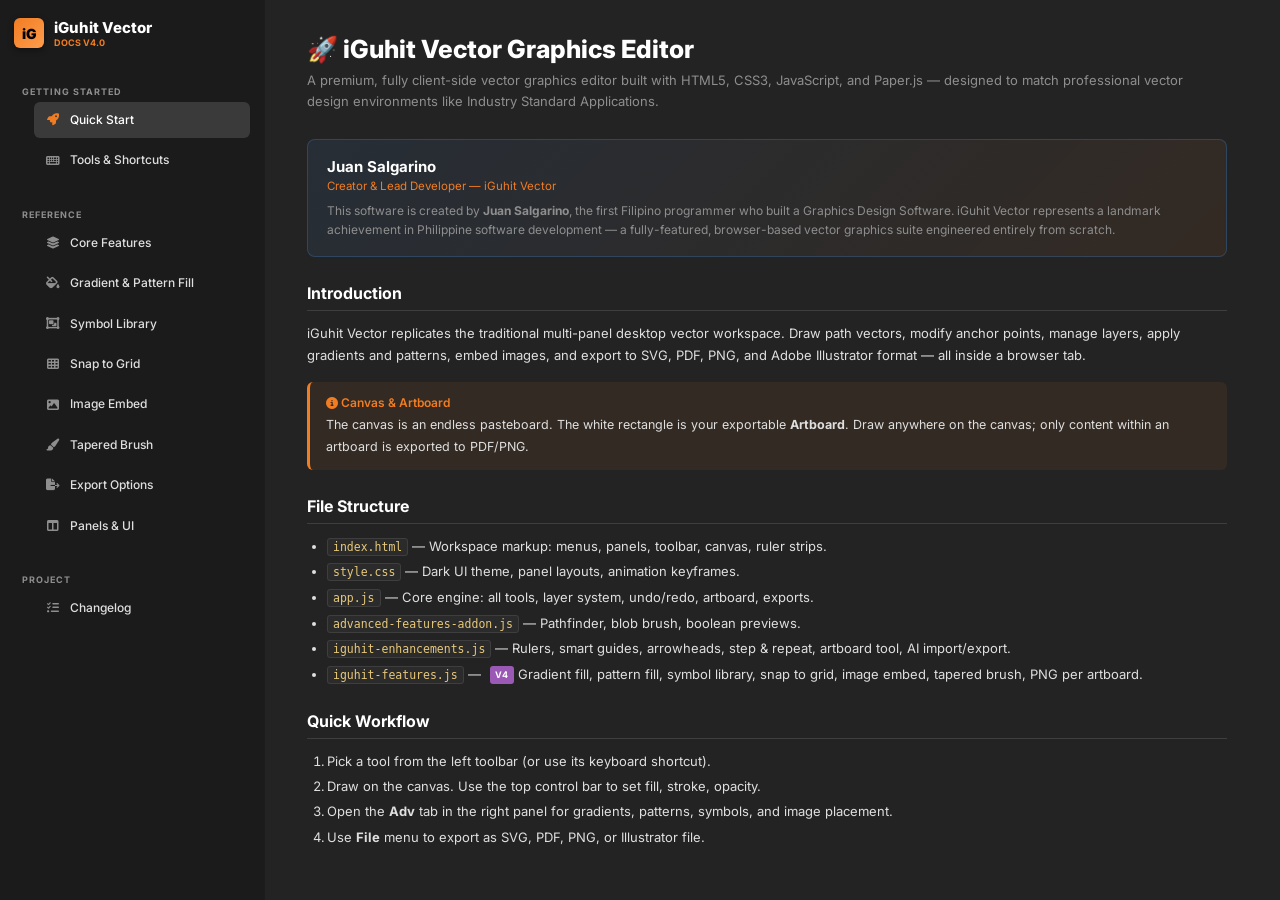
<file: docs.html>
<!DOCTYPE html>
<html lang="en">
<head>
    <meta charset="UTF-8">
    <meta name="viewport" content="width=device-width, initial-scale=1.0">
    <title>iGuhit Vector — Documentation v4.0</title>
    <link href="https://fonts.googleapis.com/css2?family=Inter:wght@300;400;500;600;700;800&display=swap" rel="stylesheet">
    <link rel="stylesheet" href="https://cdnjs.cloudflare.com/ajax/libs/font-awesome/6.4.0/css/all.min.css">
    <style>
        :root {
            --bg-dark: #232323; --bg-darker: #1b1b1b; --bg-panel: #2b2b2b;
            --bg-active: #3a3a3a; --text: #dfdfdf; --muted: #8e8e8e;
            --border: #3e3e3e; --border-dark: #1c1c1c;
            --accent: #f17c22; --accent-blue: #4a90e2; --danger: #d9534f;
            --green: #2ecc71;
        }
        *, *::before, *::after { box-sizing: border-box; margin: 0; padding: 0; }
        body { font-family: 'Inter', system-ui, sans-serif; background: var(--bg-dark); color: var(--text); display: flex; height: 100vh; overflow: hidden; }

        /* ── Sidebar ── */
        .sidebar { width: 265px; background: var(--bg-darker); border-right: 1px solid var(--border-dark); display: flex; flex-direction: column; padding: 18px 14px; flex-shrink: 0; overflow-y: auto; gap: 0; }
        .logo-wrap { display: flex; align-items: center; gap: 10px; margin-bottom: 24px; }
        .logo-icon { background: linear-gradient(135deg,#f17c22,#ff9d4d); color:#000; font-weight:900; font-size:14px; width:30px; height:30px; display:flex; align-items:center; justify-content:center; border-radius:6px; box-shadow:0 2px 6px rgba(0,0,0,.4); }
        .logo-text { font-weight:800; font-size:15px; color:#fff; }
        .logo-sub  { font-size:9px; color:var(--accent); text-transform:uppercase; font-weight:700; }
        .nav-label { font-size:9px; font-weight:700; text-transform:uppercase; letter-spacing:1px; color:var(--muted); padding:14px 8px 5px; }
        .nav-list  { list-style:none; display:flex; flex-direction:column; gap:1px; }
        .nav-item  { padding:8px 11px; border-radius:6px; cursor:pointer; font-size:12px; font-weight:500; color:var(--text); display:flex; align-items:center; gap:9px; transition:all .12s; }
        .nav-item i { font-size:12px; width:16px; text-align:center; color:var(--muted); }
        .nav-item:hover { background:var(--bg-panel); color:#fff; }
        .nav-item:hover i { color:var(--accent); }
        .nav-item.active { background:var(--bg-active); color:#fff; }
        .nav-item.active i { color:var(--accent); }

        /* ── Content ── */
        .content { flex:1; overflow-y:auto; padding:34px 42px; }
        .doc-section { display:none; max-width:920px; }
        .doc-section.active { display:block; }
        h1 { font-size:25px; font-weight:800; color:#fff; margin-bottom:6px; }
        .subtitle { font-size:13px; color:var(--muted); margin-bottom:26px; line-height:1.65; }
        h2 { font-size:16px; font-weight:700; color:#fff; margin:26px 0 11px; border-bottom:1px solid var(--border); padding-bottom:7px; }
        h3 { font-size:13.5px; font-weight:600; color:var(--accent); margin:18px 0 7px; }
        p  { font-size:13px; line-height:1.7; color:var(--text); margin-bottom:11px; }
        ul, ol { padding-left:20px; margin-bottom:13px; }
        li { font-size:13px; line-height:1.7; margin-bottom:3px; }
        code { background:var(--bg-panel); border:1px solid var(--border); border-radius:3px; padding:1px 5px; font-size:11.5px; font-family:monospace; color:#e8c97a; }
        a  { color:var(--accent); text-decoration:none; }
        a:hover { text-decoration:underline; }

        /* Alerts */
        .alert { border-radius:6px; padding:13px 16px; margin:16px 0; border-left:3px solid var(--accent); background:rgba(241,124,34,.07); }
        .alert h4 { font-size:12px; font-weight:600; color:var(--accent); margin-bottom:4px; }
        .alert p  { margin:0; font-size:12.5px; }
        .alert.blue { border-left-color:var(--accent-blue); background:rgba(74,144,226,.07); }
        .alert.blue h4 { color:var(--accent-blue); }
        .alert.green { border-left-color:var(--green); background:rgba(46,204,113,.07); }
        .alert.green h4 { color:var(--green); }

        /* Badges */
        .kbd { display:inline-flex; align-items:center; background:var(--bg-panel); border:1px solid var(--border); border-radius:4px; padding:1px 6px; font-size:10px; font-weight:600; color:#fff; font-family:monospace; box-shadow:0 1px 0 var(--border-dark); }
        .badge { display:inline-block; font-size:9px; font-weight:700; padding:1px 5px; border-radius:3px; text-transform:uppercase; letter-spacing:.5px; margin-left:5px; vertical-align:middle; }
        .badge.new  { background:var(--accent); color:#000; }
        .badge.fix  { background:var(--accent-blue); color:#fff; }
        .badge.v4   { background:#9b59b6; color:#fff; }

        /* Tables */
        .tbl { width:100%; border-collapse:collapse; margin:14px 0; font-size:12.5px; }
        .tbl thead tr { background:var(--bg-panel); }
        .tbl th { padding:9px 11px; text-align:left; color:var(--muted); font-size:10.5px; font-weight:600; text-transform:uppercase; letter-spacing:.4px; border-bottom:1px solid var(--border); }
        .tbl td { padding:9px 11px; border-bottom:1px solid var(--border-dark); vertical-align:top; }
        .tbl tr:hover td { background:rgba(255,255,255,.02); }
        .tbl td:first-child { color:var(--accent); font-size:16px; text-align:center; width:48px; }

        /* Feature grid */
        .feat-grid { display:grid; grid-template-columns:1fr 1fr; gap:16px; margin:20px 0; }
        .feat-card { background:var(--bg-darker); border:1px solid var(--border-dark); padding:16px; border-radius:8px; transition:border-color .15s; }
        .feat-card:hover { border-color:var(--border); }
        .feat-card i { font-size:20px; color:var(--accent); margin-bottom:8px; display:block; }
        .feat-card h4 { font-size:13px; font-weight:600; color:#fff; margin-bottom:6px; }
        .feat-card p  { font-size:11.5px; line-height:1.55; color:var(--muted); margin:0; }

        /* Dev log */
        .log-list { list-style:none; display:flex; flex-direction:column; gap:7px; margin:14px 0; }
        .log-item { display:flex; align-items:flex-start; gap:11px; padding:11px 13px; background:var(--bg-darker); border:1px solid var(--border-dark); border-radius:7px; }
        .log-icon { font-size:15px; flex-shrink:0; margin-top:1px; }
        .log-icon.done  { color:var(--green); }
        .log-icon.new   { color:var(--accent); }
        .log-icon.fix   { color:var(--accent-blue); }
        .log-body { display:flex; flex-direction:column; gap:2px; }
        .log-title { font-size:12.5px; font-weight:600; color:#fff; }
        .log-desc  { font-size:11px; color:var(--muted); line-height:1.5; }

        /* Credit box */
        .credit { background:linear-gradient(135deg,rgba(74,144,226,.1),rgba(241,124,34,.08)); border:1px solid rgba(74,144,226,.25); border-radius:8px; padding:17px 19px; margin:18px 0; }
        .credit .name  { font-size:15px; font-weight:700; color:#fff; }
        .credit .title { font-size:11.5px; color:var(--accent); margin-top:3px; }
        .credit .desc  { font-size:12px; color:var(--muted); margin-top:8px; line-height:1.6; }

        /* Scrollbar */
        ::-webkit-scrollbar { width:6px; } ::-webkit-scrollbar-track { background:var(--bg-darker); } ::-webkit-scrollbar-thumb { background:#444; border-radius:3px; }
    </style>
</head>
<body>
<nav class="sidebar">
    <div class="logo-wrap">
        <div class="logo-icon">iG</div>
        <div><div class="logo-text">iGuhit Vector</div><div class="logo-sub">Docs v4.0</div></div>
    </div>

    <div class="nav-label">Getting Started</div>
    <ul class="nav-list">
        <li class="nav-item active" onclick="go('quickstart')"><i class="fa-solid fa-rocket"></i> Quick Start</li>
        <li class="nav-item" onclick="go('shortcuts')"><i class="fa-solid fa-keyboard"></i> Tools &amp; Shortcuts</li>
    </ul>

    <div class="nav-label">Reference</div>
    <ul class="nav-list">
        <li class="nav-item" onclick="go('core')"><i class="fa-solid fa-layer-group"></i> Core Features</li>
        <li class="nav-item" onclick="go('fills')"><i class="fa-solid fa-fill-drip"></i> Gradient &amp; Pattern Fill</li>
        <li class="nav-item" onclick="go('symbols')"><i class="fa-solid fa-object-group"></i> Symbol Library</li>
        <li class="nav-item" onclick="go('grid')"><i class="fa-solid fa-table-cells"></i> Snap to Grid</li>
        <li class="nav-item" onclick="go('image')"><i class="fa-solid fa-image"></i> Image Embed</li>
        <li class="nav-item" onclick="go('tapered')"><i class="fa-solid fa-paintbrush"></i> Tapered Brush</li>
        <li class="nav-item" onclick="go('export')"><i class="fa-solid fa-file-export"></i> Export Options</li>
        <li class="nav-item" onclick="go('panels')"><i class="fa-solid fa-table-columns"></i> Panels &amp; UI</li>
    </ul>

    <div class="nav-label">Project</div>
    <ul class="nav-list">
        <li class="nav-item" onclick="go('changelog')"><i class="fa-solid fa-list-check"></i> Changelog</li>
    </ul>
</nav>

<div class="content">

<!-- ═══════════════════════ QUICK START ═══════════════════════ -->
<section id="quickstart" class="doc-section active">
    <h1>🚀 iGuhit Vector Graphics Editor</h1>
    <p class="subtitle">A premium, fully client-side vector graphics editor built with HTML5, CSS3, JavaScript, and Paper.js — designed to match professional vector design environments like Industry Standard Applications.</p>

    <div class="credit">
        <div class="name">Juan Salgarino</div>
        <div class="title">Creator &amp; Lead Developer — iGuhit Vector</div>
        <div class="desc">This software is created by <strong>Juan Salgarino</strong>, the first Filipino programmer who built a Graphics Design Software. iGuhit Vector represents a landmark achievement in Philippine software development — a fully-featured, browser-based vector graphics suite engineered entirely from scratch.</div>
    </div>

    <h2>Introduction</h2>
    <p>iGuhit Vector replicates the traditional multi-panel desktop vector workspace. Draw path vectors, modify anchor points, manage layers, apply gradients and patterns, embed images, and export to SVG, PDF, PNG, and Adobe Illustrator format — all inside a browser tab.</p>

    <div class="alert">
        <h4><i class="fa-solid fa-circle-info"></i> Canvas &amp; Artboard</h4>
        <p>The canvas is an endless pasteboard. The white rectangle is your exportable <strong>Artboard</strong>. Draw anywhere on the canvas; only content within an artboard is exported to PDF/PNG.</p>
    </div>

    <h2>File Structure</h2>
    <ul>
        <li><code>index.html</code> — Workspace markup: menus, panels, toolbar, canvas, ruler strips.</li>
        <li><code>style.css</code> — Dark UI theme, panel layouts, animation keyframes.</li>
        <li><code>app.js</code> — Core engine: all tools, layer system, undo/redo, artboard, exports.</li>
        <li><code>advanced-features-addon.js</code> — Pathfinder, blob brush, boolean previews.</li>
        <li><code>iguhit-enhancements.js</code> — Rulers, smart guides, arrowheads, step &amp; repeat, artboard tool, AI import/export.</li>
        <li><code>iguhit-features.js</code> — <span class="badge v4">v4</span> Gradient fill, pattern fill, symbol library, snap to grid, image embed, tapered brush, PNG per artboard.</li>
    </ul>

    <h2>Quick Workflow</h2>
    <ol>
        <li>Pick a tool from the left toolbar (or use its keyboard shortcut).</li>
        <li>Draw on the canvas. Use the top control bar to set fill, stroke, opacity.</li>
        <li>Open the <strong>Adv</strong> tab in the right panel for gradients, patterns, symbols, and image placement.</li>
        <li>Use <strong>File</strong> menu to export as SVG, PDF, PNG, or Illustrator file.</li>
    </ol>
</section>

<!-- ═══════════════════════ TOOLS & SHORTCUTS ═══════════════════════ -->
<section id="shortcuts" class="doc-section">
    <h1>🛠️ Tools &amp; Keyboard Shortcuts</h1>
    <p class="subtitle">Every tool in the left toolbar, with its keyboard shortcut and description.</p>

    <table class="tbl">
        <thead><tr><th>Icon</th><th>Tool</th><th>Shortcut</th><th>Description</th></tr></thead>
        <tbody>
            <tr><td><i class="fa-solid fa-arrow-pointer"></i></td><td><strong>Selection Tool</strong></td><td><span class="kbd">V</span></td><td>Click to select. Drag handles to scale. Drag outside handles to rotate. Drag empty canvas to marquee-select.</td></tr>
            <tr><td><i class="fa-solid fa-location-arrow" style="transform:rotate(-45deg)"></i></td><td><strong>Direct Selection</strong></td><td><span class="kbd">A</span></td><td>Select and drag individual anchor points and Bezier handles. Segment type buttons appear in the control bar: Smooth, Corner, Handle In, Handle Out.</td></tr>
            <tr><td><i class="fa-solid fa-crop-alt"></i></td><td><strong>Artboard Tool</strong></td><td><span class="kbd">Shift+A</span></td><td>Click an artboard to select it (turns orange). Drag to reposition — all content inside moves with it. Resize via W/H inputs in the control bar. Delete key removes secondary artboards.</td></tr>
            <tr><td><i class="fa-solid fa-pen-nib"></i></td><td><strong>Pen Tool</strong></td><td><span class="kbd">P</span></td><td>Click to place corners. Drag to pull Bezier handles. Click first anchor to close. Enter/Escape to finish open path.</td></tr>
            <tr><td><i class="fa-solid fa-font"></i></td><td><strong>Type Tool</strong></td><td><span class="kbd">T</span></td><td>Click canvas to place text. Font family, size, weight, and style appear in the control bar. Selecting existing text syncs all controls.</td></tr>
            <tr><td><i class="fa-solid fa-slash"></i></td><td><strong>Line Tool</strong></td><td><span class="kbd">\</span></td><td>Click and drag to draw a straight line segment.</td></tr>
            <tr><td><i class="fa-regular fa-square"></i></td><td><strong>Rectangle Tool</strong></td><td><span class="kbd">M</span></td><td>Drag to draw. Shift = square. Click to open dimension dialog. Corner radius inputs appear in control bar for per-corner rounding.</td></tr>
            <tr><td><i class="fa-regular fa-circle"></i></td><td><strong>Ellipse Tool</strong></td><td><span class="kbd">L</span></td><td>Drag to draw. Shift = perfect circle. Click to open dimension dialog.</td></tr>
            <tr><td><i class="fa-solid fa-pencil"></i></td><td><strong>Pencil / Brush</strong></td><td><span class="kbd">B</span></td><td>Freehand drawing. Path is smoothed automatically on release.</td></tr>
            <tr><td><i class="fa-solid fa-paintbrush"></i></td><td><strong>Tapered Brush</strong> <span class="badge new">v4</span></td><td><span class="kbd">Shift+B</span></td><td>Draw freehand strokes that taper from your stroke width to a fine point. Converts to a filled vector shape on release — fully scalable, no rasterization.</td></tr>
            <tr><td><i class="fa-solid fa-eraser"></i></td><td><strong>Eraser Tool</strong></td><td><span class="kbd">Shift+E</span></td><td>Drag over paths to erase or carve them. Works reliably for any number of operations.</td></tr>
            <tr><td><i class="fa-solid fa-arrows-rotate"></i></td><td><strong>Rotate Tool</strong></td><td><span class="kbd">R</span></td><td>Drag around the center pivot to rotate. Or enter an angle in the Properties panel and click Rotate.</td></tr>
            <tr><td><i class="fa-solid fa-diagram-project"></i></td><td><strong>Shape Builder</strong></td><td><span class="kbd">Shift+M</span></td><td>Drag over overlapping selected paths to merge them into a united shape.</td></tr>
            <tr><td><i class="fa-regular fa-hand"></i></td><td><strong>Hand Tool</strong></td><td><span class="kbd">H</span> / <span class="kbd">Space</span></td><td>Pan the canvas. Hold Space from any tool to pan temporarily.</td></tr>
            <tr><td><i class="fa-solid fa-magnifying-glass"></i></td><td><strong>Zoom Tool</strong></td><td><span class="kbd">Z</span></td><td>Click to zoom in. Alt+click to zoom out. Drag right/left for dynamic zoom.</td></tr>
        </tbody>
    </table>

    <h2>General Keyboard Shortcuts</h2>
    <table class="tbl">
        <thead><tr><th style="width:auto;">Keys</th><th>Action</th></tr></thead>
        <tbody>
            <tr><td style="text-align:left;font-size:12px;"><span class="kbd">Ctrl+Z</span></td><td>Undo</td></tr>
            <tr><td style="text-align:left;font-size:12px;"><span class="kbd">Ctrl+Y</span></td><td>Redo</td></tr>
            <tr><td style="text-align:left;font-size:12px;"><span class="kbd">Ctrl+G</span></td><td>Group selected objects</td></tr>
            <tr><td style="text-align:left;font-size:12px;"><span class="kbd">Ctrl+Shift+G</span></td><td>Ungroup</td></tr>
            <tr><td style="text-align:left;font-size:12px;"><span class="kbd">Ctrl+D</span></td><td>Step &amp; Repeat (or repeat last)</td></tr>
            <tr><td style="text-align:left;font-size:12px;"><span class="kbd">Ctrl+R</span></td><td>Toggle Rulers</td></tr>
            <tr><td style="text-align:left;font-size:12px;"><span class="kbd">Ctrl+Shift+\</span></td><td>Toggle Snap to Grid</td></tr>
            <tr><td style="text-align:left;font-size:12px;"><span class="kbd">Ctrl+Shift+]</span></td><td>Bring to Front</td></tr>
            <tr><td style="text-align:left;font-size:12px;"><span class="kbd">Ctrl+Shift+[</span></td><td>Send to Back</td></tr>
            <tr><td style="text-align:left;font-size:12px;"><span class="kbd">Delete</span></td><td>Delete selected objects</td></tr>
            <tr><td style="text-align:left;font-size:12px;"><span class="kbd">Alt+Drag</span></td><td>Duplicate while dragging</td></tr>
            <tr><td style="text-align:left;font-size:12px;"><span class="kbd">Shift+X</span></td><td>Swap Fill and Stroke colors</td></tr>
            <tr><td style="text-align:left;font-size:12px;"><span class="kbd">D</span></td><td>Reset to default colors</td></tr>
            <tr><td style="text-align:left;font-size:12px;"><span class="kbd">Shift+B</span></td><td>Tapered Brush Tool</td></tr>
            <tr><td style="text-align:left;font-size:12px;"><span class="kbd">Shift+A</span></td><td>Artboard Tool</td></tr>
        </tbody>
    </table>
</section>

<!-- ═══════════════════════ CORE FEATURES ═══════════════════════ -->
<section id="core" class="doc-section">
    <h1>🎨 Core Features</h1>
    <p class="subtitle">The foundational capabilities built into iGuhit Vector.</p>

    <div class="feat-grid">
        <div class="feat-card"><i class="fa-solid fa-layer-group"></i><h4>Hierarchical Layers</h4><p>Create multiple layers. Each has visibility, lock, color indicator, expand/collapse, rename (double-click), and a radio button to select all items in that layer.</p></div>
        <div class="feat-card"><i class="fa-solid fa-pen-nib"></i><h4>Full Bezier Pen Tool</h4><p>Click to place corners, drag to curve. Works identically to Illustrator's Pen Tool including handle pull-out on placement.</p></div>
        <div class="feat-card"><i class="fa-solid fa-object-group"></i><h4>Pathfinder</h4><p>Unite, Subtract, Intersect, and Exclude overlapping paths. Boolean preview shows the result before committing.</p></div>
        <div class="feat-card"><i class="fa-solid fa-arrows-to-dot"></i><h4>Alignment</h4><p>Align selected objects to selection bounds or to the artboard. Detects which artboard the items are inside automatically.</p></div>
        <div class="feat-card"><i class="fa-solid fa-ruler"></i><h4>Rulers (inches)</h4><p>Horizontal and vertical rulers in red, defaulting to inches. Update live on zoom and pan. Toggle with Ctrl+R.</p></div>
        <div class="feat-card"><i class="fa-solid fa-vector-square"></i><h4>Smart Guides</h4><p>Magenta snap lines appear when dragging near edges or centers of other objects. Toggle via View menu.</p></div>
        <div class="feat-card"><i class="fa-solid fa-rotate-left"></i><h4>Unlimited Undo/Redo</h4><p>30-step undo/redo stack. Autosaves to localStorage every 10 seconds and on page close.</p></div>
        <div class="feat-card"><i class="fa-solid fa-clone"></i><h4>Step &amp; Repeat</h4><p>In the Properties panel: set Count, ΔX, ΔY and duplicate selected objects N times with cumulative offsets. Ctrl+D repeats last action.</p></div>
    </div>

    <h2>Control Bar</h2>
    <p>The control bar at the top is context-sensitive. It shows different controls based on the active tool:</p>
    <ul>
        <li><strong>Type Tool active / text selected</strong> — Font Family, Size, Weight, Style</li>
        <li><strong>Rect Tool / path selected</strong> — Corner Radius TL/TR/BR/BL with Link toggle</li>
        <li><strong>Direct Select active</strong> — Segment Type: Smooth, Corner, ←In, Out→</li>
        <li><strong>Artboard Tool active</strong> — Selected artboard name, W/H resize inputs, Delete button</li>
        <li><strong>Always visible</strong> — Fill, Stroke, Width, Style, Arrow Start/End, Opacity, Align, Artboard size, PPI</li>
    </ul>

    <div class="alert blue">
        <h4><i class="fa-solid fa-lightbulb"></i> Math Expressions</h4>
        <p>Any numeric input field accepts math expressions. Type <code>100/3</code>, <code>24*2+4</code>, or <code>(50+30)*2</code> then press Enter to evaluate.</p>
    </div>
</section>

<!-- ═══════════════════════ GRADIENT & PATTERN FILL ═══════════════════════ -->
<section id="fills" class="doc-section">
    <h1>🎨 Gradient &amp; Pattern Fill <span class="badge v4">v4 New</span></h1>
    <p class="subtitle">Apply linear/radial gradients and tiled pattern fills to any selected object — found in the Advanced panel (Adv tab).</p>

    <h2>Gradient Fill</h2>
    <p>Select one or more objects, then open the <strong>Adv panel → Gradient Fill → Apply Gradient Fill…</strong></p>
    <h3>Linear Gradient</h3>
    <p>Pick two colors (Color 1 and Color 2), set the position of each stop (0–100%), and set the <strong>Angle</strong> slider (0–360°) to control the direction. Click <strong>Apply Gradient</strong>.</p>
    <h3>Radial Gradient</h3>
    <p>Same color controls as linear. The gradient radiates outward from the object's center to its right edge. Switch to Radial mode by clicking the Radial button.</p>

    <div class="alert">
        <h4><i class="fa-solid fa-circle-info"></i> SVG Compatible</h4>
        <p>Gradients are applied as native Paper.js gradient objects and export correctly to SVG. In the PDF export they are rendered as vector gradients.</p>
    </div>

    <h2>Pattern Fill</h2>
    <p>Select objects, then <strong>Adv panel → Pattern Fill → Apply Pattern Fill…</strong></p>
    <p>Five built-in patterns:</p>
    <ul>
        <li><strong>Dots</strong> — repeating circles</li>
        <li><strong>Lines</strong> — horizontal stripes</li>
        <li><strong>Grid</strong> — horizontal and vertical grid lines</li>
        <li><strong>Diagonal</strong> — 45° diagonal lines</li>
        <li><strong>Checker</strong> — checkerboard squares</li>
    </ul>
    <p>Pick a <strong>Color</strong> and <strong>Size</strong> (tile size in px) before clicking Apply. The pattern is clipped to the exact boundary of each selected shape.</p>
</section>

<!-- ═══════════════════════ SYMBOL LIBRARY ═══════════════════════ -->
<section id="symbols" class="doc-section">
    <h1>🧩 Symbol Library <span class="badge v4">v4 New</span></h1>
    <p class="subtitle">Save selections as reusable symbols and place them anywhere on the canvas — found in the Adv panel.</p>

    <h2>Saving a Symbol</h2>
    <ol>
        <li>Select the objects you want to save.</li>
        <li>Open <strong>Adv panel → Symbol Library → Open Symbol Library…</strong></li>
        <li>Type a name in the text field.</li>
        <li>Click <strong>+ Save Selection as Symbol</strong>.</li>
    </ol>
    <p>The symbol appears as a card in the library grid.</p>

    <h2>Placing a Symbol</h2>
    <p>Click <strong>Place</strong> on any symbol card. A copy is placed at the canvas center, fully selected and ready to move. The original symbol in the library is unaffected — you can place it as many times as you need.</p>

    <h2>Deleting a Symbol</h2>
    <p>Click <strong>Del</strong> on the symbol card. This only removes it from the library — any copies already placed on the canvas remain.</p>

    <div class="alert blue">
        <h4><i class="fa-solid fa-circle-info"></i> Session Storage</h4>
        <p>Symbols are stored for the current browser session. To persist symbols across sessions, export your canvas as SVG (which preserves all artwork) before closing.</p>
    </div>
</section>

<!-- ═══════════════════════ SNAP TO GRID ═══════════════════════ -->
<section id="grid" class="doc-section">
    <h1>⊞ Snap to Grid <span class="badge v4">v4 New</span></h1>
    <p class="subtitle">Align drawing operations precisely to a configurable grid overlay.</p>

    <h2>Enabling Snap to Grid</h2>
    <p>Go to <strong>Adv panel → Snap to Grid → Toggle Snap to Grid</strong>, or press <span class="kbd">Ctrl+Shift+\</span>. A blue dot-grid overlay appears on the canvas. The button border turns orange when active.</p>

    <h2>Grid Size</h2>
    <p>Enter a value (in paper pixels) in the <strong>px</strong> input next to the toggle button. The grid updates immediately. Default is 10px.</p>

    <h2>How Snapping Works</h2>
    <p>When snap is enabled, all draw operations snap anchor points to the nearest grid intersection. This works for the Pen, Rectangle, Ellipse, Line, and Pencil tools. The snap point is computed as:</p>
    <p><code>snapped = round(paperPoint / gridSize) * gridSize</code></p>

    <div class="alert green">
        <h4><i class="fa-solid fa-check"></i> Tip</h4>
        <p>Combine Snap to Grid with Smart Guides for both grid-aligned and object-aligned placement at the same time.</p>
    </div>
</section>

<!-- ═══════════════════════ IMAGE EMBED ═══════════════════════ -->
<section id="image" class="doc-section">
    <h1>🖼️ Image Embed (Place) <span class="badge v4">v4 New</span></h1>
    <p class="subtitle">Import raster images (PNG, JPG, GIF, WebP, SVG) directly onto the canvas as embedded objects.</p>

    <h2>Placing an Image</h2>
    <p>Use either:</p>
    <ul>
        <li><strong>File menu → Place / Embed Image…</strong></li>
        <li><strong>Adv panel → Image → Place / Embed Image…</strong></li>
    </ul>
    <p>A file picker opens. Select any image file. The image is embedded as a Paper.js Raster object, centered on the canvas view.</p>

    <h2>Auto-Scaling</h2>
    <p>If the image is larger than the artboard, it is automatically scaled down to 80% of the artboard's smaller dimension while maintaining aspect ratio.</p>

    <h2>Working with Embedded Images</h2>
    <p>Once placed, images behave like any other canvas object:</p>
    <ul>
        <li>Use the <strong>Selection Tool (V)</strong> to move and scale.</li>
        <li>Apply <strong>opacity</strong> via the control bar.</li>
        <li>Use <strong>Object → Bring to Front / Send to Back</strong> to control stacking order.</li>
        <li>Images are included in SVG, PDF, and PNG exports.</li>
    </ul>

    <div class="alert">
        <h4><i class="fa-solid fa-circle-info"></i> Embedded vs Linked</h4>
        <p>Images are embedded as base64 data URIs — the file is self-contained. No external file links are used, so moving or renaming the original file has no effect.</p>
    </div>
</section>

<!-- ═══════════════════════ TAPERED BRUSH ═══════════════════════ -->
<section id="tapered" class="doc-section">
    <h1>🖌️ Tapered Brush <span class="badge v4">v4 New</span></h1>
    <p class="subtitle">Draw variable-width freehand strokes that taper to a point — converted to fully scalable vector shapes.</p>

    <h2>Using the Tapered Brush</h2>
    <ol>
        <li>Click the <strong>paintbrush icon</strong> in the toolbar or press <span class="kbd">Shift+B</span>.</li>
        <li>Set your desired <strong>Stroke Width</strong> in the control bar — this becomes the starting width of the stroke.</li>
        <li>Set your desired <strong>Stroke Color</strong> — this becomes the fill of the resulting shape.</li>
        <li>Click and drag on the canvas to draw. You'll see the live stroke path as you paint.</li>
        <li>Release the mouse — the stroke is converted to a filled vector shape that tapers from full width to a fine point.</li>
    </ol>

    <h2>How it Works</h2>
    <p>Unlike the Pencil tool which creates a stroked path, the Tapered Brush builds a <strong>filled shape</strong> by computing offset curves on both sides of the stroke path. The width decreases from the starting stroke width to ~0.4px at the tip. The result is a Paper.js <code>Path</code> with a closed fill — no stroke — that scales perfectly at any zoom level without getting thicker or thinner.</p>

    <div class="alert blue">
        <h4><i class="fa-solid fa-bezier-curve"></i> Tip — Smoothing</h4>
        <p>The Tapered Brush automatically applies catmull-rom smoothing to the underlying path before building the shape. For cleaner strokes, draw slowly and deliberately.</p>
    </div>

    <h2>After Drawing</h2>
    <p>The resulting shape can be manipulated with the Direct Selection Tool to adjust individual anchor points, or grouped with other objects, given gradients or pattern fills, and exported to any format.</p>
</section>

<!-- ═══════════════════════ EXPORT OPTIONS ═══════════════════════ -->
<section id="export" class="doc-section">
    <h1>📤 Export Options</h1>
    <p class="subtitle">All the ways to get your artwork out of iGuhit Vector.</p>

    <h2>Export as SVG</h2>
    <p><strong>File → Save / Export SVG</strong> — Exports all visible content as a standard SVG file. Fully editable in any SVG editor. Gradients, text, and paths are preserved as vector data.</p>

    <h2>Export as Illustrator (.svg)</h2>
    <p><strong>File → Export as Illustrator (.svg)</strong> — Same as SVG export but includes Adobe Illustrator-compatible XML namespaces (<code>xmlns:a</code>, <code>sfw</code> metadata block). Open directly in Illustrator as an editable document.</p>

    <h2>Import Illustrator (.ai / .svg)</h2>
    <p><strong>File → Import Illustrator (.ai / .svg)</strong> — Opens a file picker for <code>.ai</code> and <code>.svg</code> files. Modern AI files (CS3+) are SVG-based and import as fully editable paths.</p>

    <h2>Export as PNG</h2>
    <p><strong>File → Export as PNG</strong> — Exports the entire canvas view as a flat raster image.</p>

    <h2>Export PNG per Artboard <span class="badge v4">v4 New</span></h2>
    <p><strong>File → Export PNG per Artboard</strong> or <strong>Adv panel → Export → Export PNG per Artboard</strong></p>
    <p>Exports each artboard as its own separate PNG file at <strong>2× resolution</strong> (Retina/HiDPI quality). Files are named <code>Artboard-1.png</code>, <code>Artboard-2.png</code>, etc. Artboard chrome (grid lines, shadow, border) is hidden during capture. Multiple files download sequentially.</p>

    <h2>Export PDF (Artboard)</h2>
    <p><strong>File → Export PDF</strong> — Generates a vector PDF using raw PDF content stream operators. Each artboard becomes one PDF page at its exact dimensions. Paths, curves, fills, and strokes are written as real PDF vector commands — open in Illustrator and edit paths directly. Text is embedded as PDF text operators.</p>

    <div class="alert">
        <h4><i class="fa-solid fa-print"></i> Print Quality</h4>
        <p>The PDF export writes real Bézier curve commands (<code>m</code>, <code>l</code>, <code>c</code>, <code>f</code>, <code>S</code>, <code>B</code>) directly — no rasterization. Artwork prints at full printer resolution regardless of file size.</p>
    </div>
</section>

<!-- ═══════════════════════ PANELS & UI ═══════════════════════ -->
<section id="panels" class="doc-section">
    <h1>📐 Panels &amp; UI Reference</h1>
    <p class="subtitle">Every panel, tab, and UI area explained.</p>

    <h2>Right Sidebar Tabs</h2>
    <ul>
        <li><strong>Layers</strong> — Layer hierarchy with visibility eye, lock, rename (double-click), radio button (select-all), and expand/collapse children.</li>
        <li><strong>Properties</strong> — Transform X/Y/W/H, Stroke Cap/Join, Dash Array, Rotate, Flip, Duplicate, and <strong>Step &amp; Repeat</strong>.</li>
        <li><strong>Swatches</strong> — Predefined color palette. Click to apply to active fill or stroke.</li>
        <li><strong>Adv</strong> — Pathfinder, Path Operations, Artboards, <strong>Gradient Fill</strong>, <strong>Pattern Fill</strong>, <strong>Symbol Library</strong>, <strong>Place Image</strong>, <strong>Snap to Grid</strong>, <strong>Export PNG per Artboard</strong>.</li>
    </ul>

    <h2>Rulers</h2>
    <p>Red tick-mark rulers run along the top and left edges of the canvas. Default unit is <strong>inches</strong> at 96 PPI. Rulers update on every zoom and pan. Toggle with <span class="kbd">Ctrl+R</span>. Change unit via the artboard unit dropdown in the control bar.</p>

    <h2>Smart Guides</h2>
    <p>Magenta SVG lines snap over the canvas when dragging objects near edges or centers of other objects or the artboard. Auto-clears after 700ms. Toggle via <strong>View → Toggle Smart Guides</strong>.</p>

    <h2>Virtual Modifier Keypad</h2>
    <p>The floating draggable keypad provides toggleable <span class="kbd">Ctrl</span>, <span class="kbd">Alt</span>, <span class="kbd">Shift</span> keys — useful for tablet or touchscreen use. Drag the header to reposition.</p>

    <h2>Status Bar</h2>
    <p>Shows active tool name, live cursor coordinates, canvas hints, and the zoom percentage input (type a value, press Enter to set).</p>
</section>

<!-- ═══════════════════════ CHANGELOG ═══════════════════════ -->
<section id="changelog" class="doc-section">
    <h1>📋 Changelog</h1>
    <p class="subtitle">Complete history of features built and fixed across all versions.</p>

    <h2>Version 4.0 — Features Pack <span class="badge v4">Latest</span></h2>
    <ul class="log-list">
        <li class="log-item"><i class="fa-solid fa-circle-plus log-icon new"></i><div class="log-body"><span class="log-title">Gradient Fill (Linear &amp; Radial)</span><span class="log-desc">Apply two-stop linear or radial gradients to any selected object. Control angle, color stops, and stop positions. SVG/PDF compatible.</span></div></li>
        <li class="log-item"><i class="fa-solid fa-circle-plus log-icon new"></i><div class="log-body"><span class="log-title">Pattern Fill</span><span class="log-desc">Five built-in tiled patterns (Dots, Lines, Grid, Diagonal, Checker) applied as clipped raster groups. Pick color and tile size.</span></div></li>
        <li class="log-item"><i class="fa-solid fa-circle-plus log-icon new"></i><div class="log-body"><span class="log-title">Symbol / Component Library</span><span class="log-desc">Save any selection as a named symbol. Place unlimited copies from a visual library grid. Delete from library without affecting placed copies.</span></div></li>
        <li class="log-item"><i class="fa-solid fa-circle-plus log-icon new"></i><div class="log-body"><span class="log-title">Snap to Grid</span><span class="log-desc">Configurable grid overlay with blue dot lines. All draw tools snap to nearest grid intersection. Toggle Ctrl+Shift+\ or Adv panel button.</span></div></li>
        <li class="log-item"><i class="fa-solid fa-circle-plus log-icon new"></i><div class="log-body"><span class="log-title">Image Embed (Place)</span><span class="log-desc">Import PNG, JPG, GIF, WebP, or SVG files directly onto the canvas. Auto-scales to fit artboard. Embedded as base64 data — self-contained file.</span></div></li>
        <li class="log-item"><i class="fa-solid fa-circle-plus log-icon new"></i><div class="log-body"><span class="log-title">Tapered Brush Tool (Shift+B)</span><span class="log-desc">Draw variable-width freehand strokes that taper to a point. Converts to a filled vector shape (closed Path) on mouse release. Fully scalable.</span></div></li>
        <li class="log-item"><i class="fa-solid fa-circle-plus log-icon new"></i><div class="log-body"><span class="log-title">Export PNG per Artboard</span><span class="log-desc">One PNG per artboard at 2× resolution. Files named Artboard-1.png, Artboard-2.png etc. Artboard chrome hidden during capture.</span></div></li>
    </ul>

    <h2>Version 3.0</h2>
    <ul class="log-list">
        <li class="log-item"><i class="fa-solid fa-circle-plus log-icon new"></i><div class="log-body"><span class="log-title">Rulers (inch-default, red)</span><span class="log-desc">Horizontal/vertical canvas rulers. Default inches at 96 PPI. Red tick marks and labels. Toggle Ctrl+R.</span></div></li>
        <li class="log-item"><i class="fa-solid fa-circle-plus log-icon new"></i><div class="log-body"><span class="log-title">Smart Guides (SVG overlay)</span><span class="log-desc">Magenta snap lines as SVG elements. Guaranteed visible above canvas. Snaps to object edges, centers, and artboard.</span></div></li>
        <li class="log-item"><i class="fa-solid fa-circle-plus log-icon new"></i><div class="log-body"><span class="log-title">Artboard Tool (Shift+A)</span><span class="log-desc">Select, resize, reposition, and delete artboards. Drag moves all content inside. W/H inputs target selected artboard.</span></div></li>
        <li class="log-item"><i class="fa-solid fa-circle-plus log-icon new"></i><div class="log-body"><span class="log-title">Layer Radio Button + Visibility</span><span class="log-desc">Click radio to select/deselect all items in a layer. Eye icon toggles layer visibility.</span></div></li>
        <li class="log-item"><i class="fa-solid fa-circle-plus log-icon new"></i><div class="log-body"><span class="log-title">Step &amp; Repeat (Ctrl+D)</span><span class="log-desc">Properties panel: Count, ΔX, ΔY. Duplicates N times with cumulative offsets.</span></div></li>
        <li class="log-item"><i class="fa-solid fa-circle-plus log-icon new"></i><div class="log-body"><span class="log-title">Adobe Illustrator Import &amp; Export</span><span class="log-desc">File menu: import .ai/.svg, export Illustrator-compatible SVG with adobe xmlns namespaces.</span></div></li>
        <li class="log-item"><i class="fa-solid fa-circle-check log-icon done"></i><div class="log-body"><span class="log-title">PDF Export Fix — True Vector</span><span class="log-desc">Raw PDF content streams with real Bézier operators. One download, no side files. Opens in Illustrator as editable paths.</span></div></li>
        <li class="log-item"><i class="fa-solid fa-circle-check log-icon done"></i><div class="log-body"><span class="log-title">Cropmarks — AI Style, Grouped</span><span class="log-desc">0.25pt strokes, 8.5pt gap, 14pt length. All 8 lines in one named group for clean layers.</span></div></li>
        <li class="log-item"><i class="fa-solid fa-circle-check log-icon done"></i><div class="log-body"><span class="log-title">Arrowheads Fix</span><span class="log-desc">Arrow Start/End draw filled triangle or circle vector shapes at path endpoints, redrawn every view update.</span></div></li>
        <li class="log-item"><i class="fa-solid fa-circle-check log-icon done"></i><div class="log-body"><span class="log-title">Eraser Bug Fix</span><span class="log-desc">Dedicated eraserPath variable — works reliably for any number of erase operations.</span></div></li>
    </ul>

    <h2>Version 2.0</h2>
    <ul class="log-list">
        <li class="log-item"><i class="fa-solid fa-circle-check log-icon done"></i><div class="log-body"><span class="log-title">Type Tool Font Controls</span><span class="log-desc">Font Family, Size, Weight, Style in control bar. Syncs from selected text.</span></div></li>
        <li class="log-item"><i class="fa-solid fa-circle-check log-icon done"></i><div class="log-body"><span class="log-title">Rectangle Corner Radius</span><span class="log-desc">Per-corner radii with link toggle. Bezier arc (k=0.5523). Adobe Illustrator style.</span></div></li>
        <li class="log-item"><i class="fa-solid fa-circle-check log-icon done"></i><div class="log-body"><span class="log-title">Direct Selection Segment Types</span><span class="log-desc">Smooth, Corner, Handle-In, Handle-Out buttons in control bar.</span></div></li>
        <li class="log-item"><i class="fa-solid fa-circle-check log-icon done"></i><div class="log-body"><span class="log-title">Math Expression Evaluator</span><span class="log-desc">All numeric inputs evaluate math on Enter: 100/3, 24*2+4, (50+30)*2.</span></div></li>
        <li class="log-item"><i class="fa-solid fa-circle-check log-icon done"></i><div class="log-body"><span class="log-title">Button Animations &amp; Sound</span><span class="log-desc">CSS ripple on all buttons. Web Audio API synthesized click tones.</span></div></li>
    </ul>

    <h2>Version 1.0 — Foundation</h2>
    <ul class="log-list">
        <li class="log-item"><i class="fa-solid fa-circle-check log-icon done"></i><div class="log-body"><span class="log-title">Complete Vector Tool Suite</span><span class="log-desc">Pen, Pencil, Rectangle, Ellipse, Line, Type, Eraser, Rotate, Shape Builder, Zoom, Hand tools.</span></div></li>
        <li class="log-item"><i class="fa-solid fa-circle-check log-icon done"></i><div class="log-body"><span class="log-title">Hierarchical Layer System</span><span class="log-desc">Multi-layer with visibility, lock, color indicator, expand/collapse, rename.</span></div></li>
        <li class="log-item"><i class="fa-solid fa-circle-check log-icon done"></i><div class="log-body"><span class="log-title">Pathfinder (Advanced Addon)</span><span class="log-desc">Unite, Subtract, Intersect, Exclude, Offset Path, Expand, Live Corners, Boolean Preview.</span></div></li>
        <li class="log-item"><i class="fa-solid fa-circle-check log-icon done"></i><div class="log-body"><span class="log-title">Multi-Artboard System</span><span class="log-desc">Create additional artboards in a grid layout. Each gets its own PDF page on export.</span></div></li>
        <li class="log-item"><i class="fa-solid fa-circle-check log-icon done"></i><div class="log-body"><span class="log-title">SVG Import &amp; Export</span><span class="log-desc">Import SVG with artboard auto-resize. Export SVG, PNG, and PDF.</span></div></li>
        <li class="log-item"><i class="fa-solid fa-circle-check log-icon done"></i><div class="log-body"><span class="log-title">Undo/Redo + Autosave</span><span class="log-desc">30-step stacks. localStorage autosave every 10 seconds.</span></div></li>
    </ul>
</section>

</div><!-- /.content -->

<script>
function go(id) {
    document.querySelectorAll('.nav-item').forEach(n => n.classList.remove('active'));
    document.querySelectorAll('.doc-section').forEach(s => s.classList.remove('active'));
    var section = document.getElementById(id);
    if (section) section.classList.add('active');
    var nav = Array.from(document.querySelectorAll('.nav-item')).find(n => (n.getAttribute('onclick')||'').includes("'"+id+"'"));
    if (nav) nav.classList.add('active');
    document.querySelector('.content').scrollTop = 0;
}
</script>
</body>
</html>
</file>
